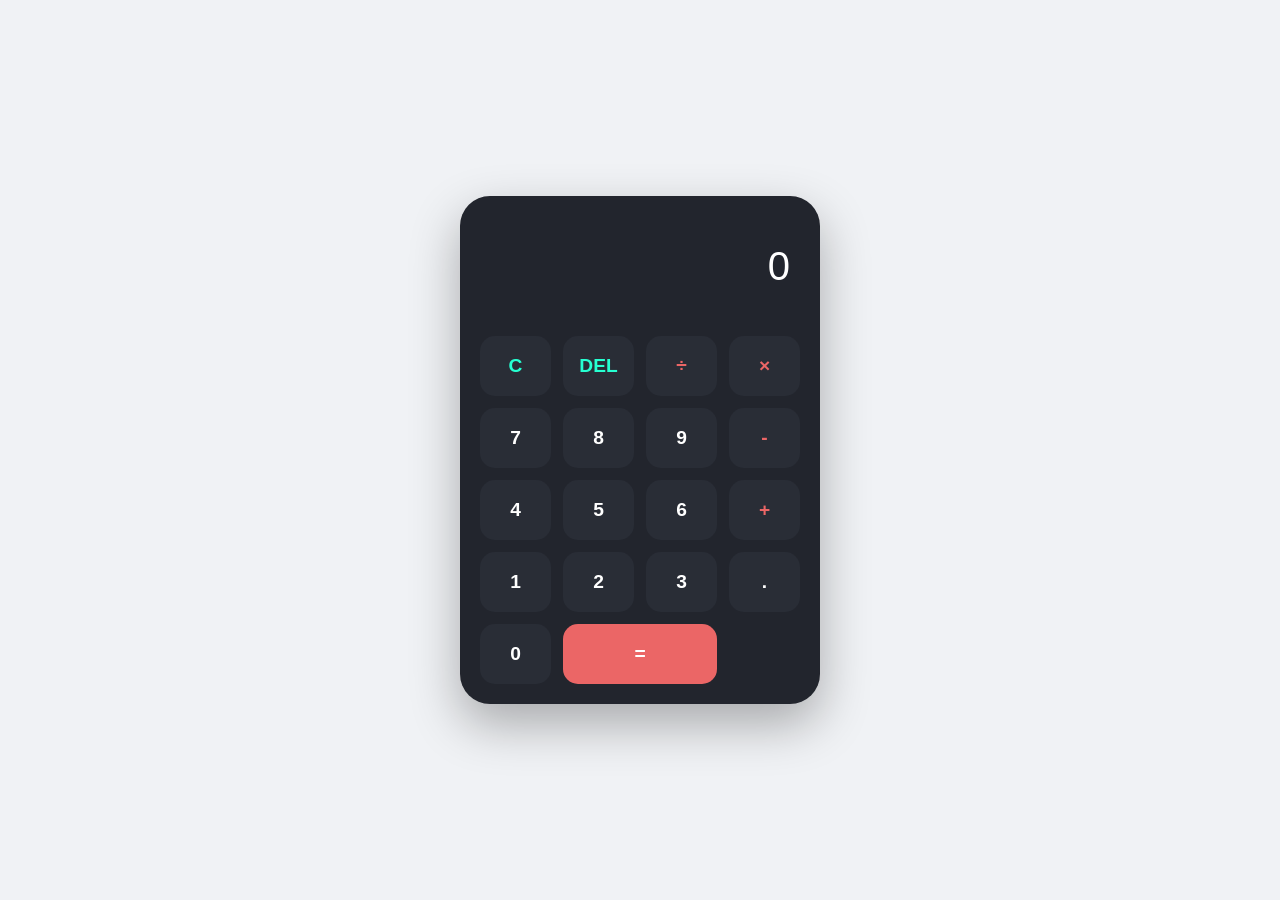
<file: week04/calc1/calculator.html>
<!DOCTYPE html>
<html lang="ko">
<head>
    <meta charset="UTF-8">
    <meta name="viewport" content="width=device-width, initial-scale=1.0">
    <title>Modern Calculator</title>
    <style>
        /* CSS: 디자인 담당 */
        body {
            display: flex;
            justify-content: center;
            align-items: center;
            height: 100vh;
            margin: 0;
            background-color: #f0f2f5;
            font-family: 'Segoe UI', Tahoma, Geneva, Verdana, sans-serif;
        }

        .calculator {
            width: 320px;
            background-color: #22252d;
            border-radius: 30px;
            padding: 20px;
            box-shadow: 0 20px 50px rgba(0,0,0,0.3);
        }

        #display {
            width: 100%;
            height: 100px;
            font-size: 2.5rem;
            text-align: right;
            border: none;
            background: transparent;
            color: #ffffff;
            margin-bottom: 20px;
            padding: 10px;
            box-sizing: border-box;
            outline: none;
        }

        .buttons {
            display: grid;
            grid-template-columns: repeat(4, 1fr);
            gap: 12px;
        }

        button {
            height: 60px;
            border-radius: 15px;
            border: none;
            font-size: 1.2rem;
            font-weight: bold;
            cursor: pointer;
            transition: all 0.2s;
            background-color: #292d36;
            color: #ffffff;
        }

        button:active {
            transform: scale(0.95);
        }

        /* 숫자 버튼 색상 */
        .btn-number {
            color: #ffffff;
        }

        /* 연산자 버튼 색상 (주황색 계열) */
        .btn-operator {
            color: #eb6666;
        }

        /* 특수 기능 버튼 (C, Del) */
        .btn-special {
            color: #26ffd1;
        }

        /* '=' 버튼 (강조) */
        .btn-equal {
            background-color: #eb6666;
            color: white;
            grid-column: span 2;
        }

        button:hover {
            background-color: #353a46;
        }

        .btn-equal:hover {
            background-color: #ff7a7a;
        }
    </style>
</head>
<body>

<div class="calculator">
    <!-- 디스플레이 -->
    <input type="text" id="display" disabled value="0">
    
    <!-- 버튼들 -->
    <div class="buttons">
        <button class="btn-special" onclick="clearDisplay()">C</button>
        <button class="btn-special" onclick="deleteLast()">DEL</button>
        <button class="btn-operator" onclick="appendOperator('/')">÷</button>
        <button class="btn-operator" onclick="appendOperator('*')">×</button>

        <button class="btn-number" onclick="appendNumber('7')">7</button>
        <button class="btn-number" onclick="appendNumber('8')">8</button>
        <button class="btn-number" onclick="appendNumber('9')">9</button>
        <button class="btn-operator" onclick="appendOperator('-')">-</button>

        <button class="btn-number" onclick="appendNumber('4')">4</button>
        <button class="btn-number" onclick="appendNumber('5')">5</button>
        <button class="btn-number" onclick="appendNumber('6')">6</button>
        <button class="btn-operator" onclick="appendOperator('+')">+</button>

        <button class="btn-number" onclick="appendNumber('1')">1</button>
        <button class="btn-number" onclick="appendNumber('2')">2</button>
        <button class="btn-number" onclick="appendNumber('3')">3</button>
        <button class="btn-number" onclick="appendNumber('.')">.</button>

        <button class="btn-number" onclick="appendNumber('0')">0</button>
        <button class="btn-equal" onclick="calculate()">=</button>
    </div>
</div>

<script>
    // JavaScript: 계산 로직 담당
    let displayValue = '0';

    const displayElement = document.getElementById('display');

    function updateDisplay() {
        displayElement.value = displayValue;
    }

    // 숫자 입력
    function appendNumber(number) {
        if (displayValue === '0' && number !== '.') {
            displayValue = number;
        } else {
            displayValue += number;
        }
        updateDisplay();
    }

    // 연산자 입력
    function appendOperator(operator) {
        const lastChar = displayValue.slice(-1);
        // 마지막 글자가 이미 연산자라면 교체
        if (['+', '-', '*', '/'].includes(lastChar)) {
            displayValue = displayValue.slice(0, -1) + operator;
        } else {
            displayValue += operator;
        }
        updateDisplay();
    }

    // 전체 삭제 (C)
    function clearDisplay() {
        displayValue = '0';
        updateDisplay();
    }

    // 한 글자 삭제 (DEL)
    function deleteLast() {
        if (displayValue.length > 1) {
            displayValue = displayValue.slice(0, -1);
        } else {
            displayValue = '0';
        }
        updateDisplay();
    }

    // 계산 실행 (=)
    function calculate() {
        try {
            // eval 함수를 사용하여 문자열 수식을 계산 (간단한 프로젝트용)
            const result = eval(displayValue);
            
            // 소수점 자리수가 너무 길어지는 것 방지
            displayValue = Number.isInteger(result) ? result.toString() : result.toFixed(4).replace(/\.?0+$/, "");
            updateDisplay();
        } catch (error) {
            displayValue = "Error";
            updateDisplay();
            setTimeout(clearDisplay, 1500); // 에러 표시 후 1.5초 뒤 초기화
        }
    }
</script>

</body>
</html>
</file>
